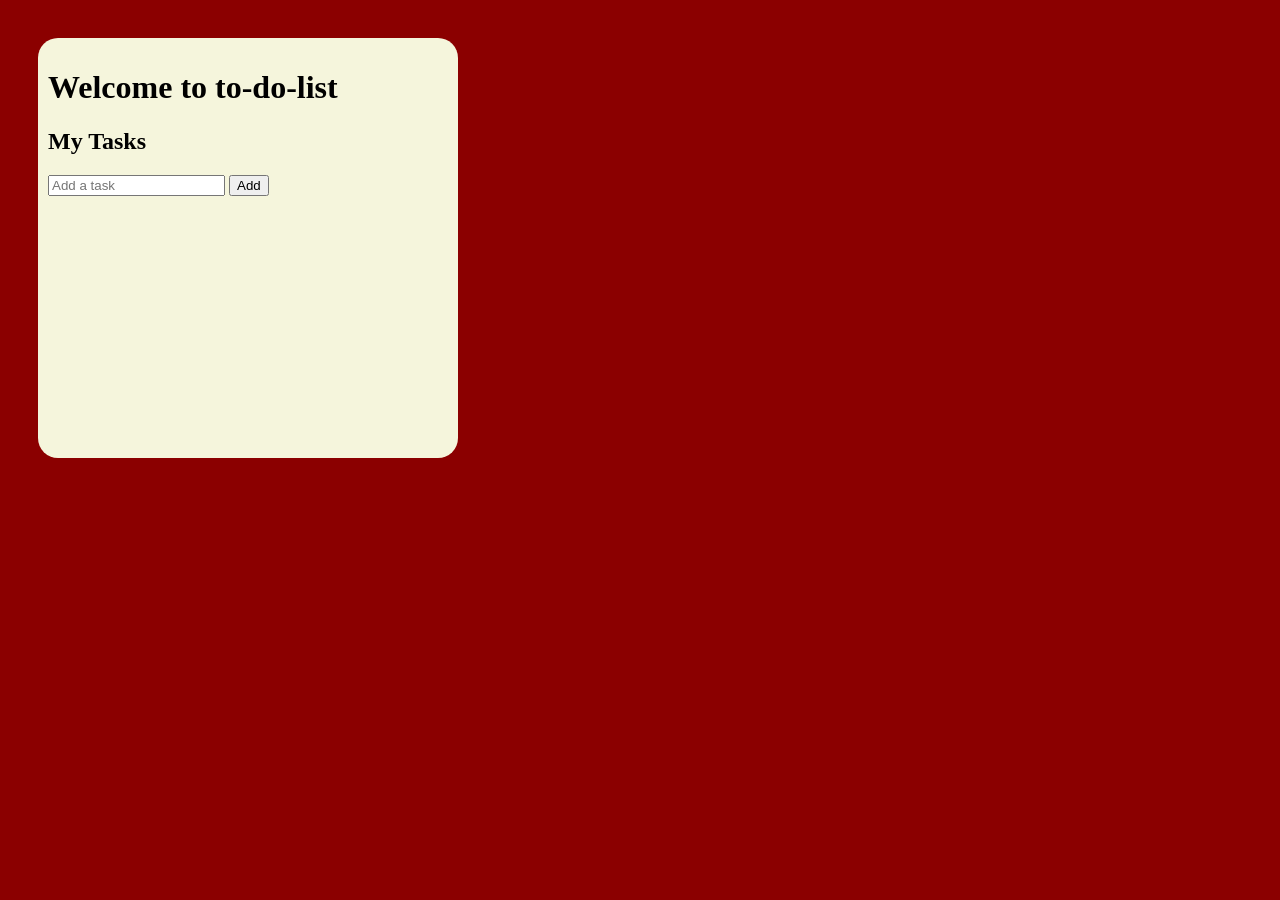
<file: Project 1 todolist/index.html>
<!DOCTYPE html>
<html lang="en">

<head>
    <meta charset="UTF-8">
    <meta name="viewport" content="width=device-width, initial-scale=1.0">
    <title>To Do List</title>
    <link rel="stylesheet" href="style.css">
</head>

<body>
    <div class="box">
    <h1>Welcome to to-do-list</h1>
    <h2>My Tasks</h2>
    <div>
        <input type="text"  id="addtask" placeholder="Add a task">
        <button id="btn">Add</button>
    </div>

    <ul id="list">
    </ul>
    </div>

    <script src="script.js"></script>
</body>

</html>
</file>
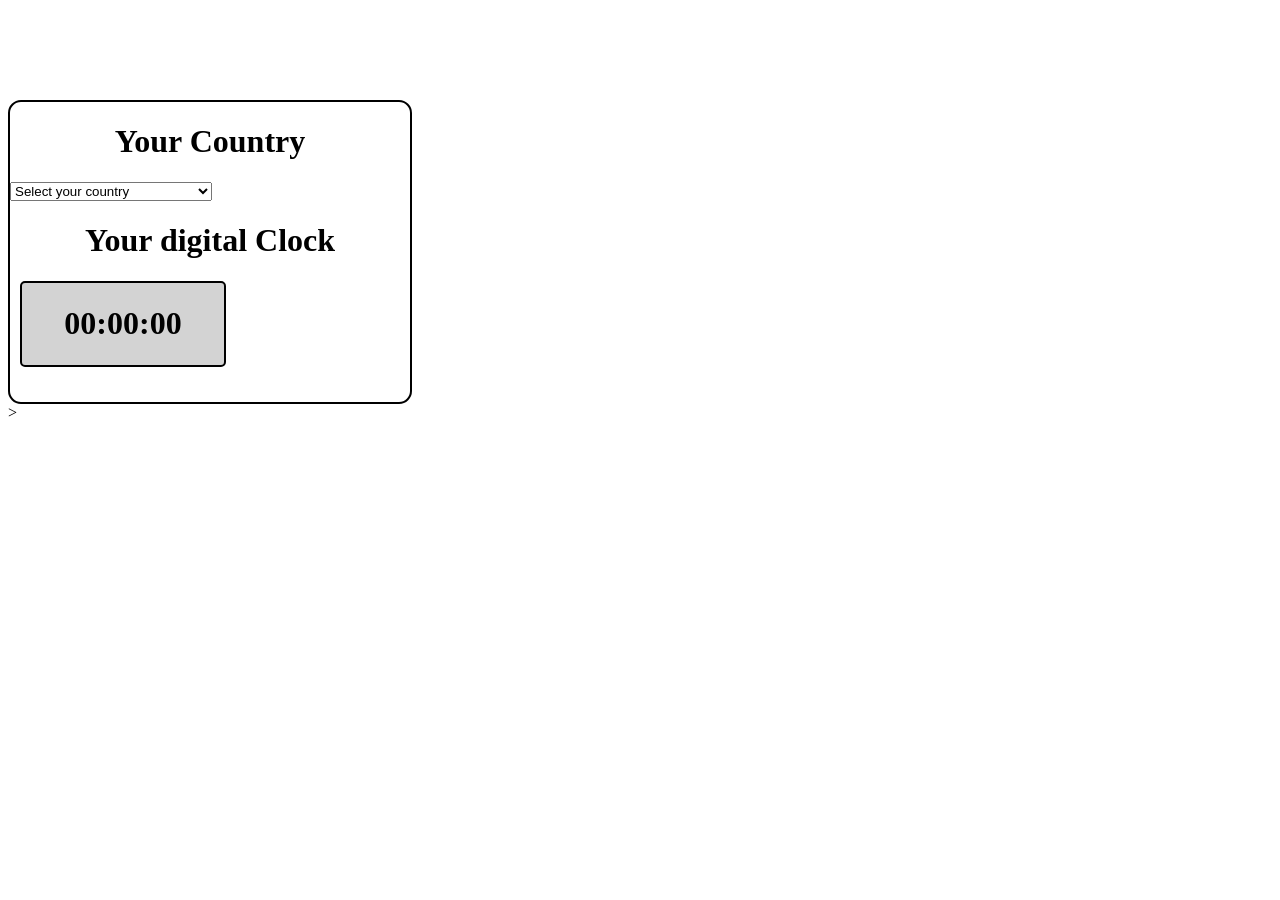
<file: Project 2 DigitalClock/index.html>
<!DOCTYPE html>
<html lang="en">

<head>
    <meta charset="UTF-8">
    <meta name="viewport" content="width=device-width, initial-scale=1.0">
    <title>Digital Clock</title>
    <style>
        body {
            margin-top: 100px;
        }

        h1 {
            text-align: center;
        }

        .clock {
            background-color: lightgray;
            width: 200px;
            margin: 10px;
            padding: 1px;
            border-radius: 5px;
            border: 2px solid black;
            display: flex;
            align-items: center;
            justify-content: center;
            align-self: center;
            justify-self: center;
        }

        #country {
            display: flex;
            align-items: center;
            justify-content: center;
            align-self: center;
            justify-self: center;
        }

        .struct {
            border: 2px solid black;
            height: 300px;
            width: 400px;
            border-radius: 13px;
            justify-self: center;
        }
    </style>
</head>

<body>
    <div class="struct">
        <h1>Your Country</h1>
        <select id="country">
            <option value="val" disabled selected>Select your country</option>
            <option value="Asia/Karachi">Pakistan</option>

            <option value="Europe/Madrid">Spain</option>

            <option value="America/New_York">America (USA - Eastern Time)</option>

            <option value="Europe/London">England (UK)</option>

            <option value="America/Toronto">Canada (Eastern Time)</option>
        </select>

        <h1>Your digital Clock</h1>
        <div class="clock">
            <h1 id="time">00:00:00</h1>
        </div>
    </div>

    <script>
        let country = document.getElementById("country")
        let time = document.getElementById("time")
        let value;
        country.addEventListener("change", e => {
            value = country.value;
            console.log(value);
            gettime(value)
            if (value === "val") {
                alert("select country")
            } else {
                setInterval(() => {
                    gettime(value);
                }, 1000);
            }

        })

        async function gettime(value) {
            try {
                let response = await fetch(`https://timeapi.io/api/Time/current/zone?timeZone=${value}`)
                let data = await response.json()

                console.log(data);
                time.innerHTML = data.hour.toString().padStart(2, "0") + ":" + data.minute.toString().padStart(2, "0") + ":" + data.seconds.toString().padStart(2, "0")
            } catch (error) {
                console.log("Timezone not availale")
            }

        }

    </script>
</body>

</html>>
</file>
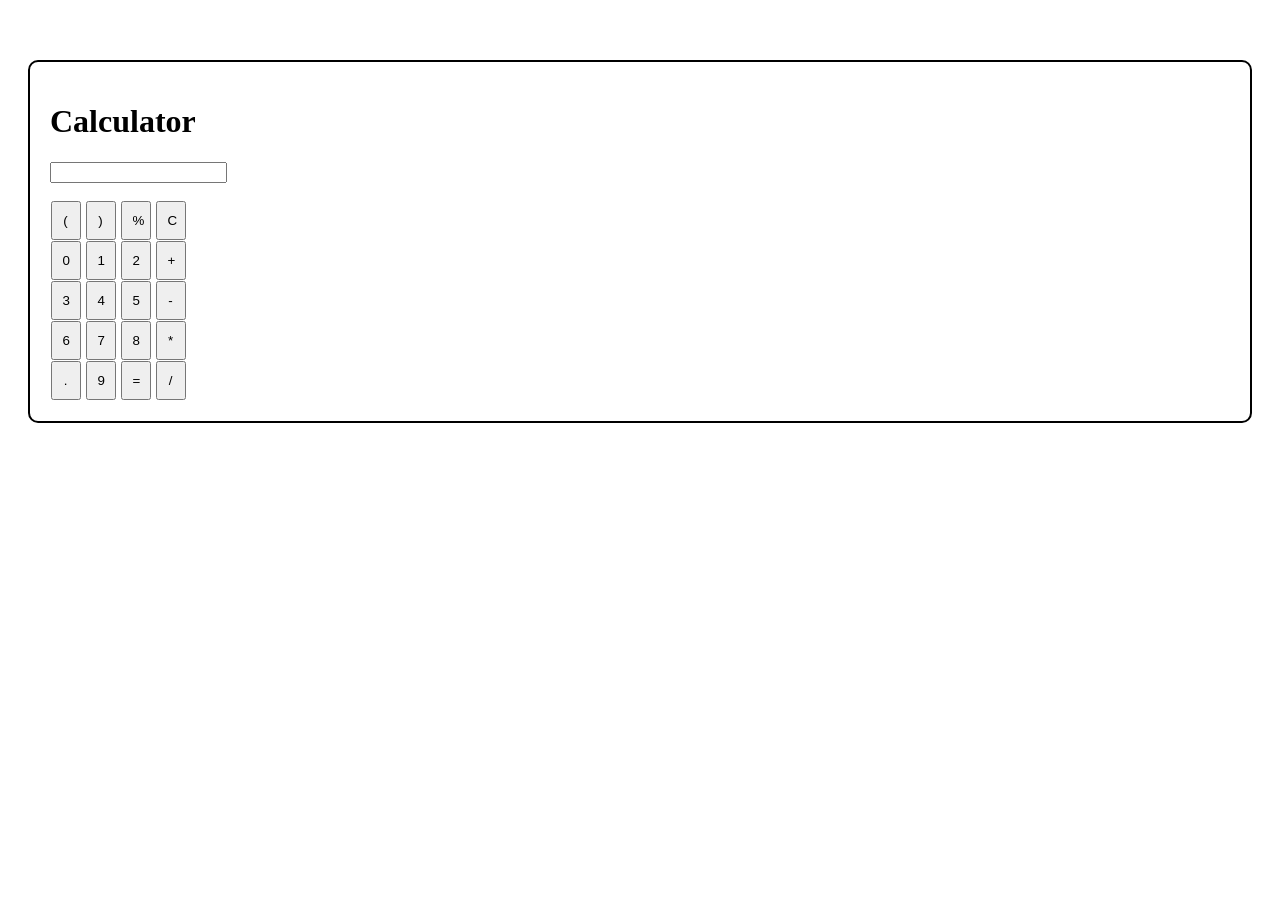
<file: Project 3 Calculator/index.html>
<!DOCTYPE html>
<html lang="en">

<head>
    <meta charset="UTF-8">
    <meta name="viewport" content="width=device-width, initial-scale=1.0">
    <title>Calculator</title>
    <style>
        .container {
            border: 2px solid black;
            margin: 20px;
            padding: 20px;
            justify-self: center;
            margin-top: 60px;
            border-radius: 10px;

        }

        .btn {
            padding: 10px;
            margin: 0.5px;
            width: 30px;
        }

        #buttons {
            justify-self: center;
        }

        h1 {
            justify-self: center;
        }
    </style>
</head>

<body>
    <div class="container">
        <h1>Calculator</h1>
        <div>
            <input type="text" id="display" readonly>
        </div><br>
        <div id="buttons">
            <button class="btn">(</button>
            <button class="btn">)</button>
            <button class="btn">%</button>
            <button class="btn" id="clear">C</button><br>
            <button class="btn">0</button>
            <button class="btn">1</button>
            <button class="btn">2</button>
            <button class="btn">+</button><br>
            <button class="btn">3</button>
            <button class="btn">4</button>
            <button class="btn">5</button>
            <button class="btn">-</button><br>
            <button class="btn">6</button>
            <button class="btn">7</button>
            <button class="btn">8</button>
            <button class="btn">*</button><br>
            <button class="btn">.</button>
            <button class="btn">9</button>
            <button class="btn" id="equal">=</button>
            <button class="btn">/</button>
        </div>
    </div>

    <script>
        let buttons = document.getElementById("buttons")
        let display = document.getElementById("display")

        buttons.addEventListener("click", (e) => {
            let value = e.target.textContent;
            if (value === "C") {
                clearval();
            } else if (value === "=") {
                equalto();
            } else {
                display.value += value;
            }
        })

        function clearval() {
            display.value = ""
        }

        function equalto() {

            try {
                let result = eval(display.value)
                display.value = result;
            }
            catch (error) {
                alert("wrong input")

                display.value = ""
            }
        }


    </script>
</body>

</html>
</file>
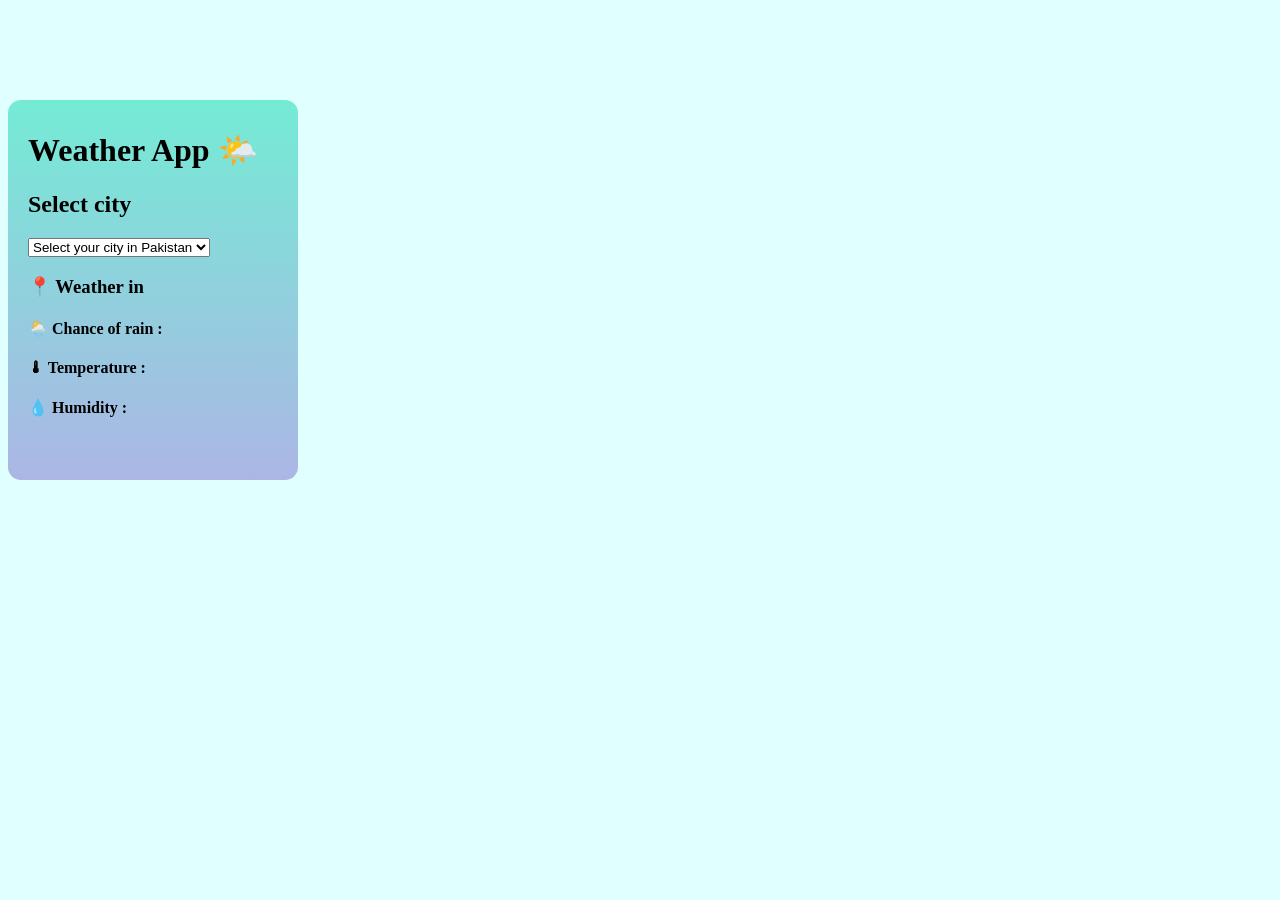
<file: Project 4 WeatherApp/index.html>
<!DOCTYPE html>
<html lang="en">

<head>
    <meta charset="UTF-8">
    <meta name="viewport" content="width=device-width, initial-scale=1.0">
    <title>Weather App</title>
    <style>
        body {
            background-color: lightcyan;
        }

        #struct {

            background: linear-gradient(to bottom, #74ebd5, #ACB6E5);
            height: 350px;
            width: 400px;
            border-radius: 13px;
            justify-self: center;
            padding: 20px;
            width: 250px;
            padding-top: 10px;
            margin-top: 100px;

        }
    </style>
</head>

<body>
    <div id="struct">
        <h1>Weather App 🌤️</h1>
        <h2>Select city</h2>
        <select id="city">
            <option value="val" disable selected>Select your city in Pakistan</option>
            <option value="Gujranwala">Gujranwala</option>
            <option value="Lahore">Lahore</option>
            <option value="Karachi">Karachi</option>
            <option value="Islamabad">Islamabad</option>
            <option value="Faisalabad">Faisalabad</option>
        </select>
        <div id="data">
            <h3 id="display">📍 Weather in </h3>
            <h4 id="rain">🌦️ Chance of rain :</h4>
            <h4 id="temp">🌡 Temperature :</h4>
            <h4 id="humidity">💧 Humidity :</h4>
        </div>
    </div>
    <script>
        let display = document.getElementById("display")
        let rain = document.getElementById("rain")
        let temp = document.getElementById("temp")
        let humidity = document.getElementById("humidity")
        let city = document.getElementById("city")
        let value;
        city.addEventListener("change", e => {
            value = city.value;
            console.log(value)
            getweather(value);
        })

        async function getweather(value) {
            try {
                let response = await fetch(`https://api.weatherapi.com/v1/current.json?key=e385f412b124465ab1d225642262207&q=${value}`)
                let data = await response.json()
                console.log(data)
                display.innerHTML = `📍 Weather in ${value}`
                rain.innerHTML = "🌦️ Chance of rain :" + data.current.chance_of_rain + "%"
                temp.innerHTML = "🌡 Temperature :" + data.current.temp_c + "°C"
                humidity.innerHTML = "💧 Humidity :" + data.current.humidity + "%"
            } catch (error) {
                alert("city not available")
            }
        }


    </script>
</body>

</html>
</file>
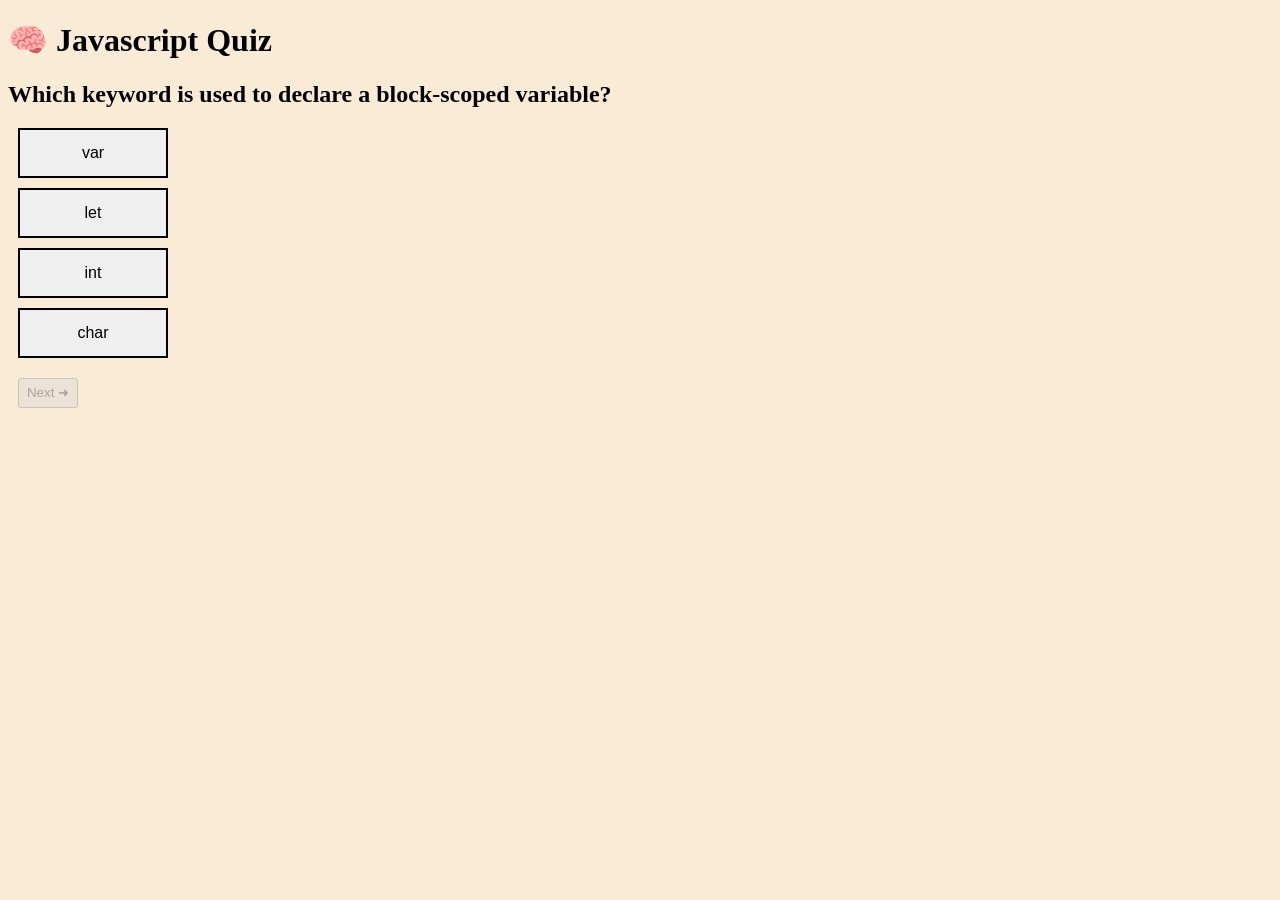
<file: Project 5 QuizApp/index.html>
<!DOCTYPE html>
<html lang="en">

<head>
    <meta charset="UTF-8">
    <meta name="viewport" content="width=device-width, initial-scale=1.0">
    <title>Quiz App</title>
    <style>
        h1 {
            justify-self: center;
        }

        .option {
            border: 2px solid black;
            display: flex;
            width: 150px;
            height: 50px;
            margin: 10px;
            padding: 5px;
            justify-content: center;
            align-items: center;
            font-size: medium;
        }

        #next {
            width: 60px;
            height: 30px;
            margin: 10px;
            padding: 5px;
        }

        body {
            background-color: antiquewhite;
        }
    </style>
</head>

<body>
    <h1>🧠 Javascript Quiz</h1>
    <h2 id="question"></h2>
    <button class="option"></button>
    <button class="option"></button>
    <button class="option"></button>
    <button class="option"></button>
    <button id="next">Next ➜ </button>

    <h1 id="score" hidden></h1>

    <script>
        let q = document.getElementById("question");
        let next = document.getElementById("next");
        let option = document.getElementsByClassName("option")
        let displayscore = document.getElementById("score");
        let currentq = 0;
        let score = 0;
        let quiz = [
            {
                question: "Which keyword is used to declare a block-scoped variable?",
                options: ["var", "let", "int", "char"],
                answer: "let"
            },
            {
                question: "Which method adds an element to the end of an array?",
                options: ["shift()", "pop()", "push()", "unshift()"],
                answer: "push()"
            },
            {
                question: "What does === check in JavaScript?",
                options: ["value and data type", "Only value", "Only data type", "variable name"],
                answer: "value and data type"
            },
            {
                question: "Which function is used to convert a JSON string into a JavaScript object?",
                options: ["JSON.parse()", "JSON.stringify()", "Object.parse()", "parseJSON()"],
                answer: "JSON.parse()"
            },
            {
                question: "What does fetch() return?",
                options: ["string", "array", "promise", "number"],
                answer: "promise"
            }

        ];
        show();
        function show() {
            q.textContent = quiz[currentq].question
            for (let index = 0; index < quiz[currentq].options.length; index++) {
                option[index].textContent = quiz[currentq].options[index];
                option[index].style.backgroundColor = ""
                option[index].style.display = "block";
                option[index].disabled = false;
            }
            next.disabled = true;
        }

        next.addEventListener("click", e => {

            if (currentq === quiz.length - 1) {
                displayscore.innerHTML = `🎉 Your score = ${score} / ${quiz.length}`;
                displayscore.hidden = false
                q.hidden = true
                next.hidden = true
                for (let index = 0; index < option.length; index++) {
                    option[index].style.display = "none";

                }

            } else {
                currentq++;
                show();
            }

        })

        for (let index = 0; index < quiz[currentq].options.length; index++) {
            option[index].addEventListener("click", e => {
                let text = option[index].textContent
                if (text === quiz[currentq].answer) {
                    option[index].style.backgroundColor = "green";
                    score++;
                    next.disabled = false;
                } else {
                    option[index].style.backgroundColor = "red";
                    next.disabled = false;
                }
                for (let index = 0; index < option.length; index++) {
                    option[index].disabled = true

                }
            })


        }

    </script>
</body>

</html>
</file>
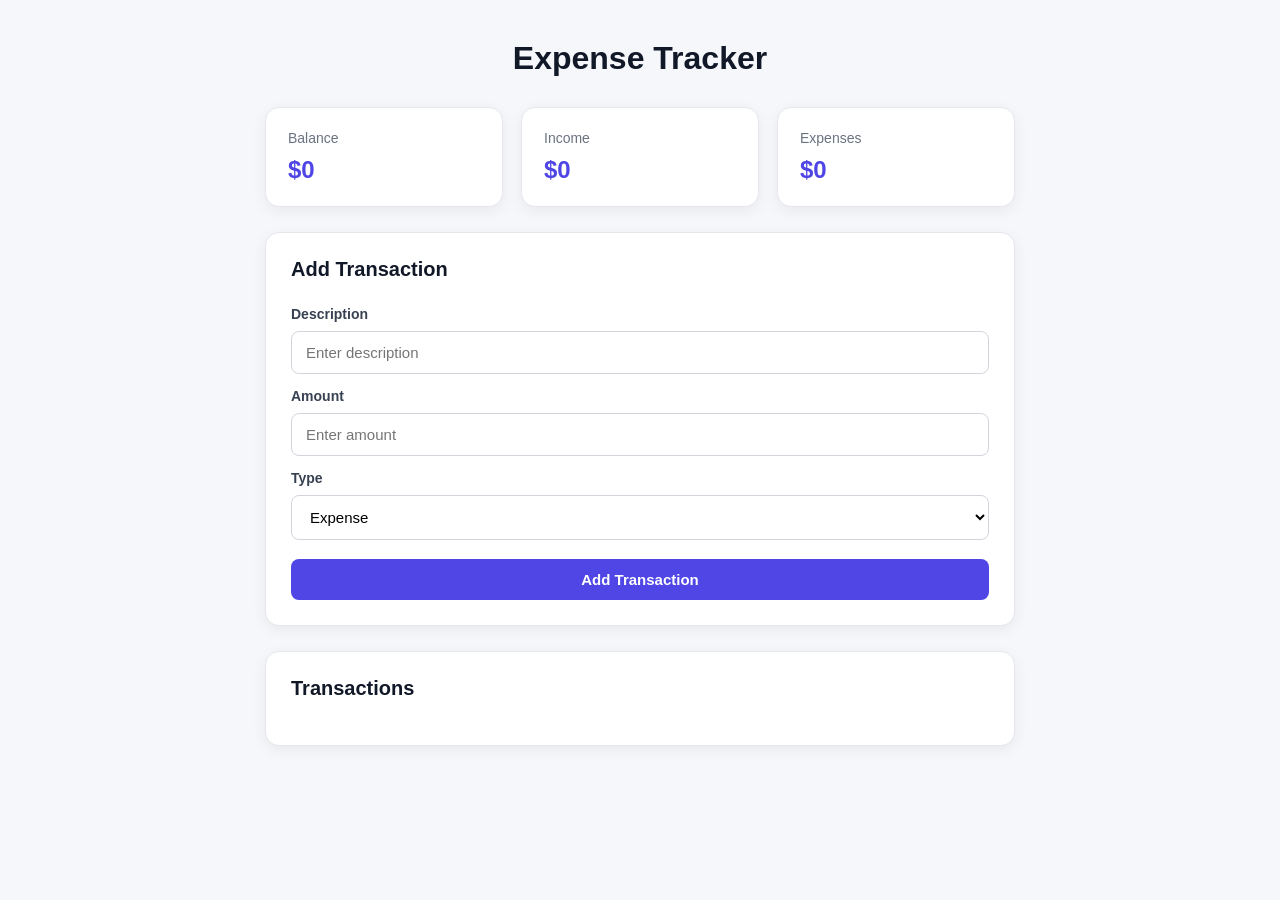
<file: Project 6 Expense Tracker/index.html>
<!DOCTYPE html>
<html lang="en">
<head>
    <meta charset="UTF-8">
    <meta name="viewport" content="width=device-width, initial-scale=1.0">
    <title>Expense Tracker</title>
    <link rel="stylesheet" href="style.css">
</head>
<body>

    <div class="container">

        <h1>Expense Tracker</h1>

        <div class="summary">
            <div>
                <h3>Balance</h3>
                <p id="balance">$0</p>
            </div>

            <div>
                <h3>Income</h3>
                <p id="income">$0</p>
            </div>

            <div>
                <h3>Expenses</h3>
                <p id="expenses">$0</p>
            </div>
        </div>

        <div class="form-section">
            <h2>Add Transaction</h2>

            <form id="transaction-form">

                <label>Description</label>
                <input type="text" id="description" placeholder="Enter description">

                <label>Amount</label>
                <input type="number" id="amount" placeholder="Enter amount">

                <label>Type</label>
                <select id="type">
                    <option value="expense">Expense</option>
                    <option value="income">Income</option>
                </select>

                <button type="submit" id="btn">Add Transaction</button>

            </form>
        </div>

        <div class="transactions">
            <h2>Transactions</h2>

            <ul id="transaction-list">
                <!-- Transactions will appear here -->
            </ul>
        </div>

    </div>

    <script src="script.js"></script>
</body>
</html>
</file>
<file: Project 1 todolist/style.css>
body{
    background-color: darkred;
    padding: 20px;
}
.box{
    background-color: beige;
    width: 400px;
    height: 400px;
    border-radius: 20px;
    margin: 10px;
    padding: 10px;
    justify-self: center;
}
ul li {
    list-style-type:none;
    padding: 0;
}

.delbtn{
margin-left: 100px;
}
</file>
<file: Project 6 Expense Tracker/style.css>
* {
    box-sizing: border-box;
    margin: 0;
    padding: 0;
}

body {
    font-family: Arial, sans-serif;
    background: #f5f7fb;
    color: #1f2937;
    min-height: 100vh;
    padding: 40px 20px;
}

.container {
    width: 100%;
    max-width: 750px;
    margin: auto;
}

/* Heading */

h1 {
    text-align: center;
    font-size: 32px;
    margin-bottom: 30px;
    color: #111827;
}

/* Summary */

.summary {
    display: grid;
    grid-template-columns: repeat(3, 1fr);
    gap: 18px;
    margin-bottom: 25px;
}

.summary div {
    background: white;
    padding: 22px;
    border-radius: 14px;
    box-shadow: 0 4px 15px rgba(0, 0, 0, 0.06);
    border: 1px solid #e5e7eb;
}

.summary h3 {
    font-size: 14px;
    color: #6b7280;
    margin-bottom: 10px;
    font-weight: 500;
}

.summary p {
    font-size: 24px;
    font-weight: bold;
    color: #4f46e5;
}

/* Form Section */

.form-section,
.transactions {
    background: white;
    padding: 25px;
    border-radius: 14px;
    box-shadow: 0 4px 15px rgba(0, 0, 0, 0.06);
    border: 1px solid #e5e7eb;
}

.form-section {
    margin-bottom: 25px;
}

.form-section h2,
.transactions h2 {
    font-size: 20px;
    margin-bottom: 20px;
    color: #111827;
}

/* Form */

form {
    display: flex;
    flex-direction: column;
    gap: 9px;
}

label {
    font-size: 14px;
    font-weight: 600;
    color: #374151;
    margin-top: 5px;
}

input,
select {
    width: 100%;
    padding: 12px 14px;
    border: 1px solid #d1d5db;
    border-radius: 8px;
    font-size: 15px;
    outline: none;
    background: #fff;
    transition: 0.2s;
}

input:focus,
select:focus {
    border-color: #6366f1;
    box-shadow: 0 0 0 3px rgba(99, 102, 241, 0.12);
}

/* Button */

button {
    margin-top: 10px;
    padding: 12px;
    border: none;
    border-radius: 8px;
    background: #4f46e5;
    color: white;
    font-size: 15px;
    font-weight: 600;
    cursor: pointer;
    transition: 0.2s;
}

button:hover {
    background: #4338ca;
}

button:active {
    transform: scale(0.98);
}

/* Transactions */

.transactions ul {
    list-style: none;
}

.transactions li {
    display: flex;
    justify-content: space-between;
    align-items: center;
    background: #f9fafb;
    border: 1px solid #e5e7eb;
    padding: 14px 16px;
    margin-bottom: 10px;
    border-radius: 9px;
    font-size: 15px;
}

/* Mobile */

@media (max-width: 600px) {
    body {
        padding: 25px 15px;
    }

    .summary {
        grid-template-columns: 1fr;
    }

    h1 {
        font-size: 27px;
    }

    .form-section,
    .transactions {
        padding: 20px;
    }
}
</file>
